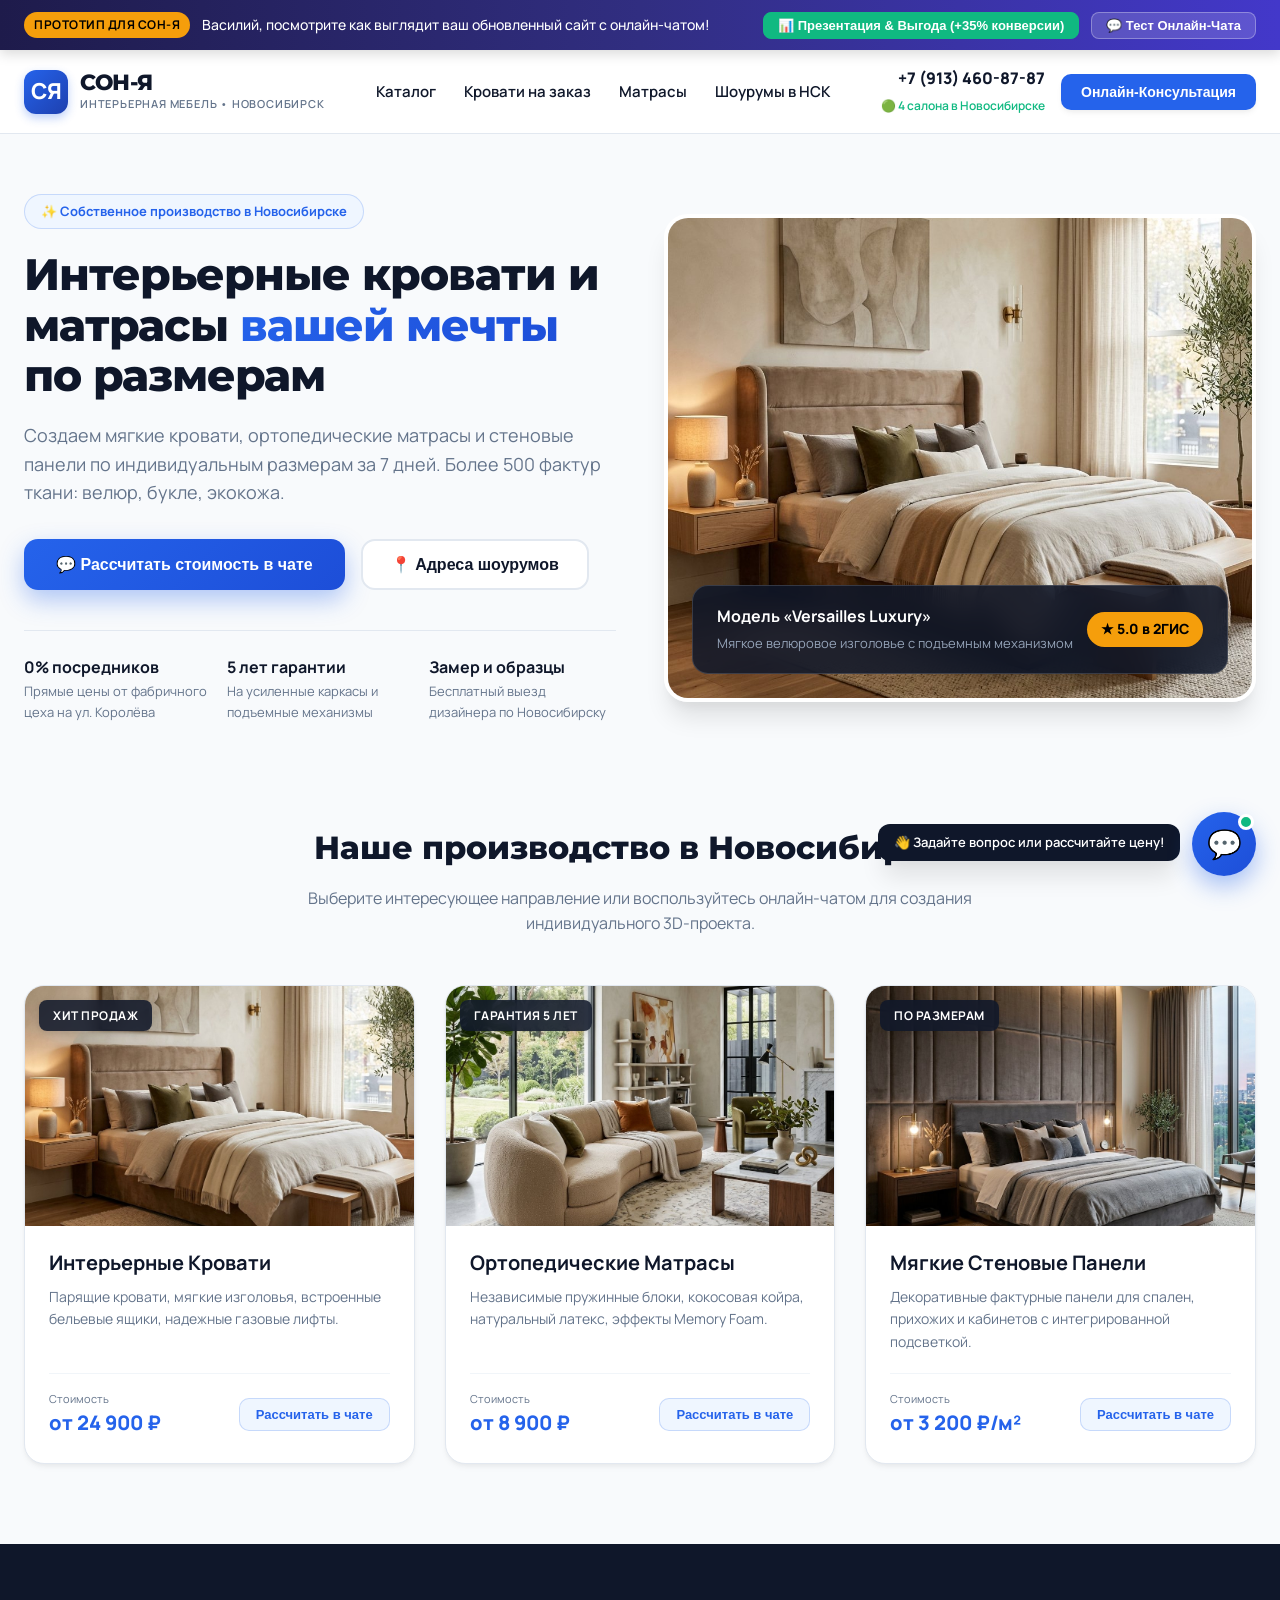
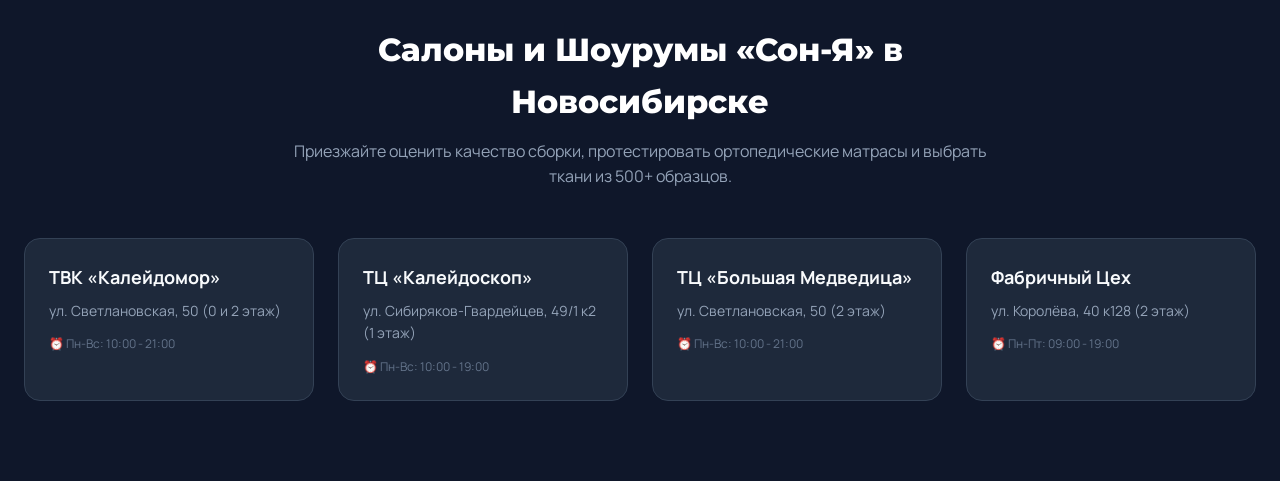
<file: index.html>
<!DOCTYPE html>
<html lang="ru">
<head>
  <meta charset="UTF-8">
  <meta name="viewport" content="width=device-width, initial-scale=1.0">
  <title>Сон-Я — Изготовление интерьерных кроватей, матрасов и мягкой мебели в Новосибирске</title>
  <meta name="description" content="Собственное производство интерьерных кроватей, ортопедических матрасов и мягких стеновых панелей по индивидуальным размерам в Новосибирске. Гарантия 5 лет, более 500 видов обивки.">
  <link rel="stylesheet" href="styles.css">
</head>
<body>

  <!-- Top Pitch & Commercial Proposal Bar for Vasily (Owner of Сон-Я) -->
  <div class="pitch-bar">
    <div class="pitch-info">
      <span class="pitch-badge">ПРОТОТИП ДЛЯ СОН-Я</span>
      <span>Василий, посмотрите как выглядит ваш обновленный сайт с онлайн-чатом!</span>
    </div>
    <div class="pitch-actions">
      <button class="pitch-btn highlight" id="openPitchBtn">📊 Презентация & Выгода (+35% конверсии)</button>
      <button class="pitch-btn" onclick="document.getElementById('chatTrigger').click();">💬 Тест Онлайн-Чата</button>
    </div>
  </div>

  <!-- Header / Navigation -->
  <header class="site-header">
    <div class="header-container">
      <a href="#" class="brand-logo">
        <div class="brand-icon">СЯ</div>
        <div class="brand-text">
          <h1>СОН-Я</h1>
          <p>Интерьерная мебель • Новосибирск</p>
        </div>
      </a>

      <nav class="main-nav">
        <a href="#catalog">Каталог</a>
        <a href="#custom-beds">Кровати на заказ</a>
        <a href="#mattresses">Матрасы</a>
        <a href="#showrooms">Шоурумы в НСК</a>
      </nav>

      <div class="header-contacts">
        <a href="tel:+79134608787" class="phone-link">
          <span class="num">+7 (913) 460-87-87</span>
          <span class="city">🟢 4 салона в Новосибирске</span>
        </a>
        <button class="btn-header-call" onclick="document.getElementById('chatTrigger').click();">Онлайн-Консультация</button>
      </div>
    </div>
  </header>

  <!-- Hero Section -->
  <section class="hero-section">
    <div class="hero-content">
      <div class="hero-tag">✨ Собственное производство в Новосибирске</div>
      <h1 class="hero-title">Интерьерные кровати и матрасы <span>вашей мечты</span> по размерам</h1>
      <p class="hero-subtitle">
        Создаем мягкие кровати, ортопедические матрасы и стеновые панели по индивидуальным размерам за 7 дней. Более 500 фактур ткани: велюр, букле, экокожа.
      </p>

      <div class="hero-cta-group">
        <button class="btn-hero-primary" id="heroChatBtn">
          💬 Рассчитать стоимость в чате
        </button>
        <button class="btn-hero-secondary" onclick="document.getElementById('showrooms').scrollIntoView({behavior:'smooth'});">
          📍 Адреса шоурумов
        </button>
      </div>

      <div class="hero-features">
        <div class="feature-item">
          <h4>0% посредников</h4>
          <p>Прямые цены от фабричного цеха на ул. Королёва</p>
        </div>
        <div class="feature-item">
          <h4>5 лет гарантии</h4>
          <p>На усиленные каркасы и подъемные механизмы</p>
        </div>
        <div class="feature-item">
          <h4>Замер и образцы</h4>
          <p>Бесплатный выезд дизайнера по Новосибирску</p>
        </div>
      </div>
    </div>

    <div class="hero-image-wrapper">
      <div class="hero-image-card">
        <img src="images/hero_bed.jpg" alt="Интерьерная кровать Сон-Я">
        <div class="hero-badge-overlay">
          <div class="badge-text">
            <strong>Модель «Versailles Luxury»</strong>
            <span>Мягкое велюровое изголовье с подъемным механизмом</span>
          </div>
          <div class="rating-pill">
            ★ 5.0 <span>в 2ГИС</span>
          </div>
        </div>
      </div>
    </div>
  </section>

  <!-- Interactive Catalog Section -->
  <section class="catalog-section" id="catalog">
    <div class="section-title">
      <h2>Наше производство в Новосибирске</h2>
      <p>Выберите интересующее направление или воспользуйтесь онлайн-чатом для создания индивидуального 3D-проекта.</p>
    </div>

    <div class="catalog-grid">
      <!-- Card 1 -->
      <div class="catalog-card">
        <div class="catalog-card-img">
          <img src="images/hero_bed.jpg" alt="Интерьерные Кровати">
          <span class="card-tag">ХИТ ПРОДАЖ</span>
        </div>
        <div class="catalog-card-body">
          <div>
            <h3>Интерьерные Кровати</h3>
            <p>Парящие кровати, мягкие изголовья, встроенные бельевые ящики, надежные газовые лифты.</p>
          </div>
          <div class="card-price-row">
            <div>
              <span style="font-size: 11px; color: var(--text-muted); display: block;">Стоимость</span>
              <span class="price-text">от 24 900 ₽</span>
            </div>
            <button class="btn-card-chat" onclick="window.startQuiz('bed'); document.getElementById('chatTrigger').click();">Рассчитать в чате</button>
          </div>
        </div>
      </div>

      <!-- Card 2 -->
      <div class="catalog-card">
        <div class="catalog-card-img">
          <img src="images/sofa.jpg" alt="Ортопедические Матрасы">
          <span class="card-tag">ГАРАНТИЯ 5 ЛЕТ</span>
        </div>
        <div class="catalog-card-body">
          <div>
            <h3>Ортопедические Матрасы</h3>
            <p>Независимые пружинные блоки, кокосовая койра, натуральный латекс, эффекты Memory Foam.</p>
          </div>
          <div class="card-price-row">
            <div>
              <span style="font-size: 11px; color: var(--text-muted); display: block;">Стоимость</span>
              <span class="price-text">от 8 900 ₽</span>
            </div>
            <button class="btn-card-chat" onclick="window.startQuiz('mattress'); document.getElementById('chatTrigger').click();">Рассчитать в чате</button>
          </div>
        </div>
      </div>

      <!-- Card 3 -->
      <div class="catalog-card">
        <div class="catalog-card-img">
          <img src="images/wall_panels.jpg" alt="Мягкие Стеновые Панели">
          <span class="card-tag">ПО РАЗМЕРАМ</span>
        </div>
        <div class="catalog-card-body">
          <div>
            <h3>Мягкие Стеновые Панели</h3>
            <p>Декоративные фактурные панели для спален, прихожих и кабинетов с интегрированной подсветкой.</p>
          </div>
          <div class="card-price-row">
            <div>
              <span style="font-size: 11px; color: var(--text-muted); display: block;">Стоимость</span>
              <span class="price-text">от 3 200 ₽/м²</span>
            </div>
            <button class="btn-card-chat" onclick="window.startQuiz('panels'); document.getElementById('chatTrigger').click();">Рассчитать в чате</button>
          </div>
        </div>
      </div>
    </div>
  </section>

  <!-- Showrooms Section -->
  <section class="showrooms-section" id="showrooms">
    <div class="showrooms-container">
      <div class="section-title">
        <h2 style="color: white;">Салоны и Шоурумы «Сон-Я» в Новосибирске</h2>
        <p style="color: #94A3B8;">Приезжайте оценить качество сборки, протестировать ортопедические матрасы и выбрать ткани из 500+ образцов.</p>
      </div>

      <div class="showrooms-grid">
        <div class="showroom-card">
          <h4>ТВК «Калейдомор»</h4>
          <p>ул. Светлановская, 50 (0 и 2 этаж)</p>
          <div class="showroom-hours">⏰ Пн-Вс: 10:00 - 21:00</div>
        </div>

        <div class="showroom-card">
          <h4>ТЦ «Калейдоскоп»</h4>
          <p>ул. Сибиряков-Гвардейцев, 49/1 к2 (1 этаж)</p>
          <div class="showroom-hours">⏰ Пн-Вс: 10:00 - 19:00</div>
        </div>

        <div class="showroom-card">
          <h4>ТЦ «Большая Медведица»</h4>
          <p>ул. Светлановская, 50 (2 этаж)</p>
          <div class="showroom-hours">⏰ Пн-Вс: 10:00 - 21:00</div>
        </div>

        <div class="showroom-card">
          <h4>Фабричный Цех</h4>
          <p>ул. Королёва, 40 к128 (2 этаж)</p>
          <div class="showroom-hours">⏰ Пн-Пт: 09:00 - 19:00</div>
        </div>
      </div>
    </div>
  </section>

  <!-- Floating Chat Widget -->
  <div class="chat-widget-container">
    <div class="chat-trigger-tooltip">👋 Задайте вопрос или рассчитайте цену!</div>
    <button class="chat-trigger-btn" id="chatTrigger" aria-label="Открыть чат">
      💬
      <span class="online-dot"></span>
    </button>

    <!-- Expandable Chat Window Panel -->
    <div class="chat-window" id="chatWindow">
      <div class="chat-header">
        <div class="manager-info">
          <div class="manager-avatar">
            Е
            <span class="status-indicator"></span>
          </div>
          <div class="manager-details">
            <h4>Елена • Сон-Я НСК</h4>
            <p>🟢 В сети (отвечает за 15 сек)</p>
          </div>
        </div>
        <button class="chat-close-btn" id="chatClose">✕</button>
      </div>

      <div class="chat-messages" id="chatMessages">
        <!-- Messages rendered by app.js -->
      </div>

      <div class="chat-footer">
        <input type="text" class="chat-input" id="chatInput" placeholder="Напишите вопрос (например: цена, доставка, адрес)...">
        <button class="chat-send-btn" id="chatSendBtn">➤</button>
      </div>
    </div>
  </div>

  <!-- Commercial Proposal Modal for Vasily -->
  <div class="pitch-modal-overlay" id="pitchModal">
    <div class="pitch-modal-box">
      <button class="pitch-modal-close" id="pitchClose">✕</button>
      <div class="pitch-modal-header">
        <h3>Коммерческое предложение для компании «Сон-Я»</h3>
        <p>Василий, внедрение смарт-чата на ваш сайт превратит посетителей в горячие заявки с фиксацией в вашей CRM.</p>
      </div>

      <div class="pitch-stats-grid">
        <div class="pitch-stat-card">
          <div class="val">+35%</div>
          <div class="lbl">Рост заявок с мобильных</div>
        </div>
        <div class="pitch-stat-card">
          <div class="val">15 сек</div>
          <div class="lbl">Скорость первичного ответа</div>
        </div>
        <div class="pitch-stat-card">
          <div class="val">100%</div>
          <div class="lbl">Интеграция с Bitrix24 / AmoCRM</div>
        </div>
      </div>

      <div style="background: #F1F5F9; padding: 16px; border-radius: 14px; font-size: 14px; color: #334155; margin-bottom: 20px;">
        💡 <strong>Почему это выгодно:</strong> Клиенты с телефонов не хотят звонить первой попавшейся компании. Онлайн-чат с мгновенным квиз-расчетом собирает номер телефона и параметры мебели еще до того, как человек уйдет к конкурентам.
      </div>

      <div class="price-plans-grid">
        <div class="plan-card">
          <h4>Смарт-Чат + Квиз</h4>
          <div class="plan-price">13 900 ₽ <span style="font-size: 13px; color: var(--text-muted); font-weight: normal;">(разово)</span></div>
          <ul class="plan-features">
            <li>Квиз-калькулятор расчетов кроватей и матрасов</li>
            <li>Интеграция с Bitrix24 / AmoCRM и WhatsApp</li>
            <li>Установка виджета на существующий сайт</li>
            <li>Мобильная адаптация и захват контактов</li>
          </ul>
        </div>

        <div class="plan-card featured">
          <h4>Полный Редизайн + Чат</h4>
          <div class="plan-price">35 900 ₽ <span style="font-size: 13px; color: var(--text-muted); font-weight: normal;">(под ключ)</span></div>
          <ul class="plan-features">
            <li>Премиальный продающий сайт под бренд Сон-Я</li>
            <li>Встроенный смарт-чат с квиз-расчетами</li>
            <li>Авто-фиксация всех лидов в вашей CRM</li>
            <li>SEO-оптимизация и связь с рекламой 2ГИС</li>
          </ul>
        </div>

        <div class="plan-card" style="border-color: #8B5CF6; background: #F5F3FF;">
          <h4>ИИ-Консультант 24/7</h4>
          <div class="plan-price" style="color: #7C3AED;">14 900 ₽ <span style="font-size: 13px; color: var(--text-muted); font-weight: normal;">/ месяц</span></div>
          <ul class="plan-features">
            <li>Нейросетевой ассистент на базе каталога Сон-Я</li>
            <li>Ведет свободный диалог с клиентом 24/7</li>
            <li>Консультирует по тканям, размерам и доставке</li>
            <li>Сам квалифицирует и создает сделку в CRM</li>
          </ul>
        </div>
      </div>

      <div style="margin-top: 24px; text-align: center;">
        <a href="https://t.me/neirovlad" target="_blank" class="btn-hero-primary" style="margin: 0 auto; text-decoration: none; display: inline-flex;">
          🤝 Согласовать запуск для Сон-Я
        </a>
      </div>
    </div>
  </div>

  <script src="app.js"></script>
</body>
</html>
</file>
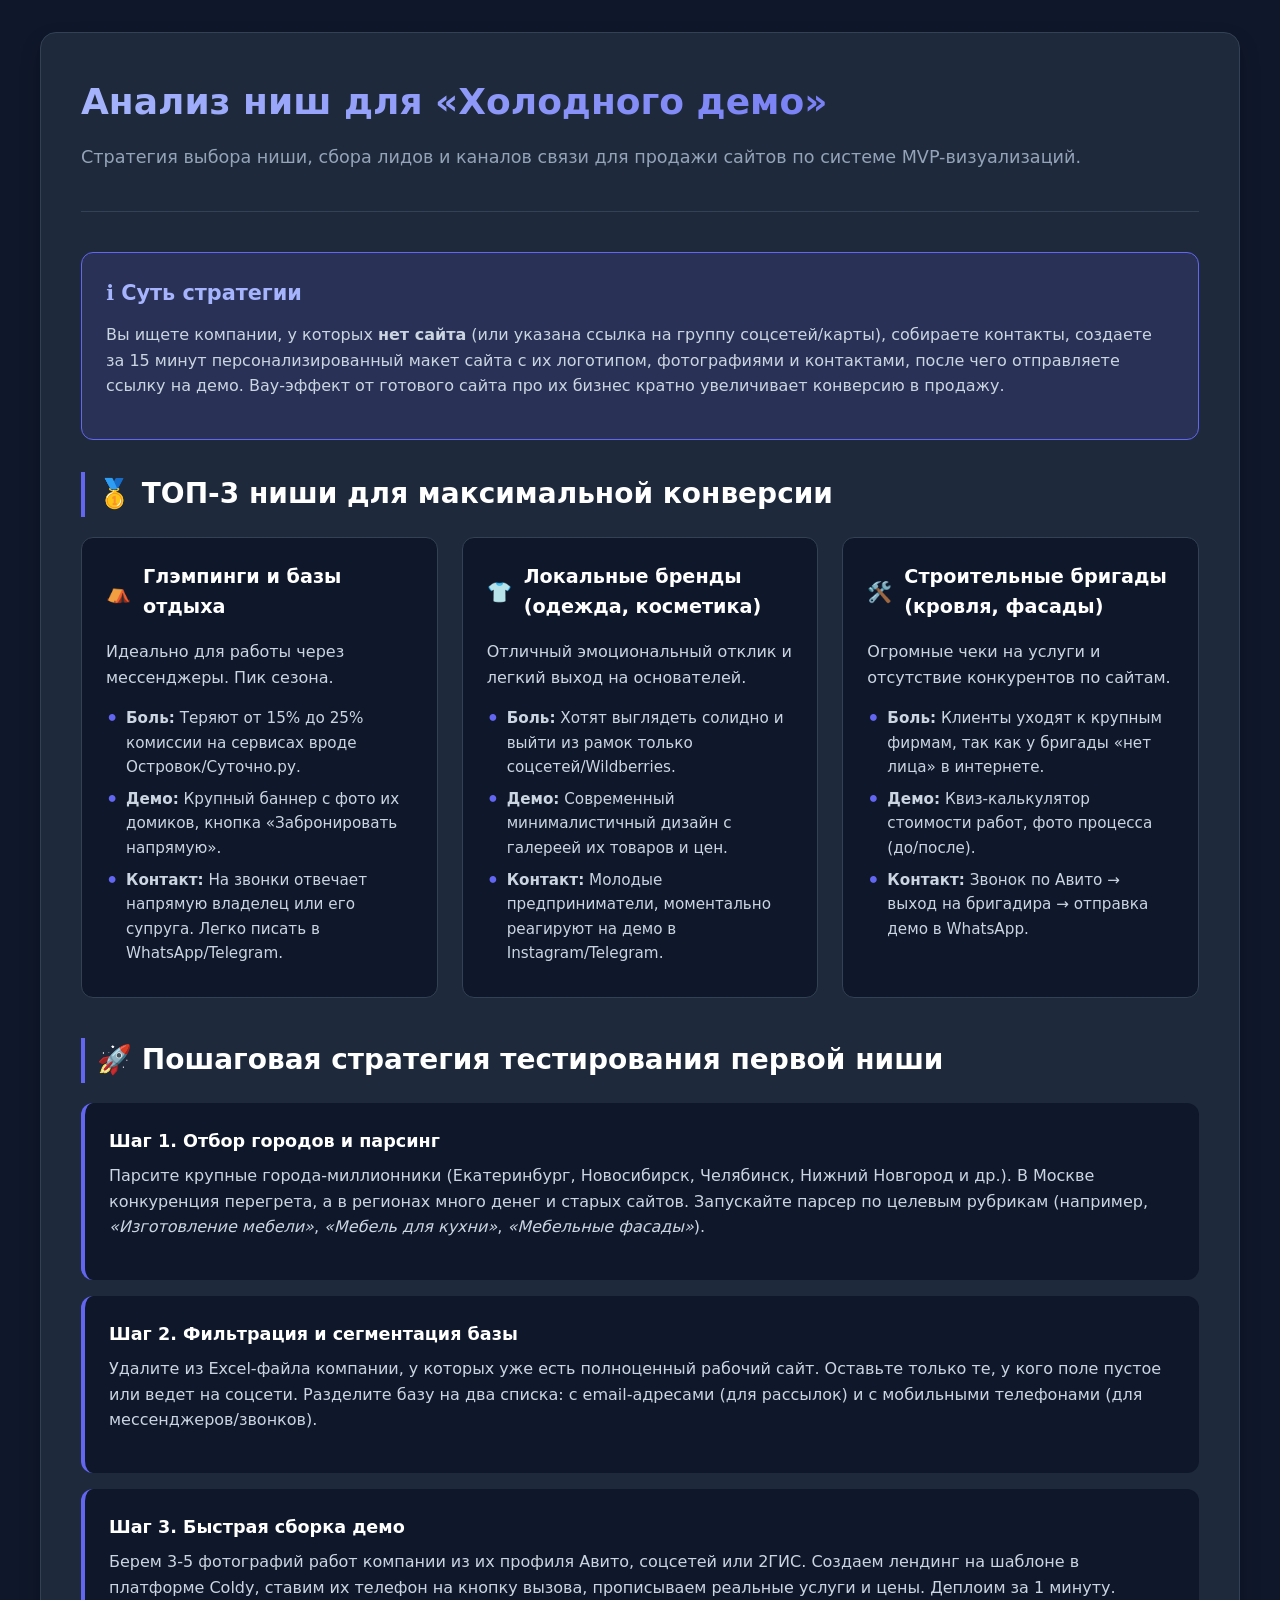
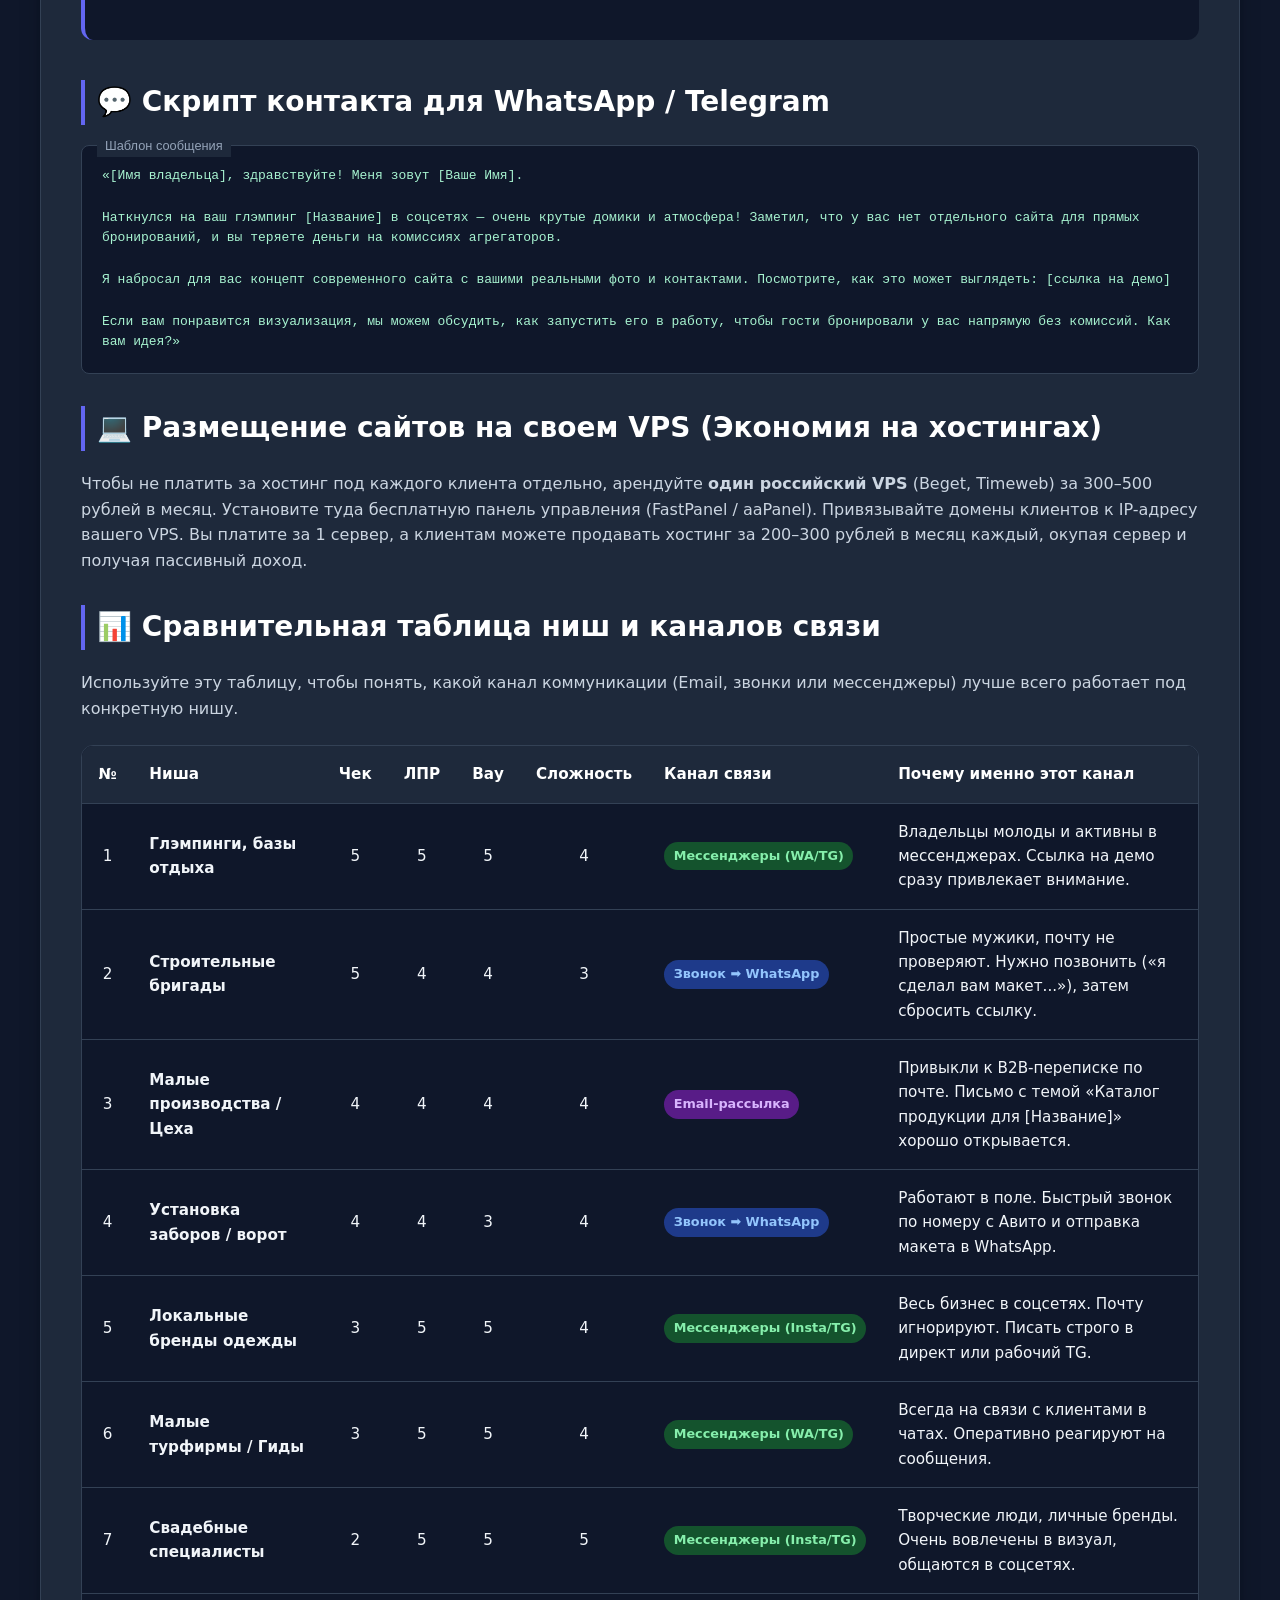
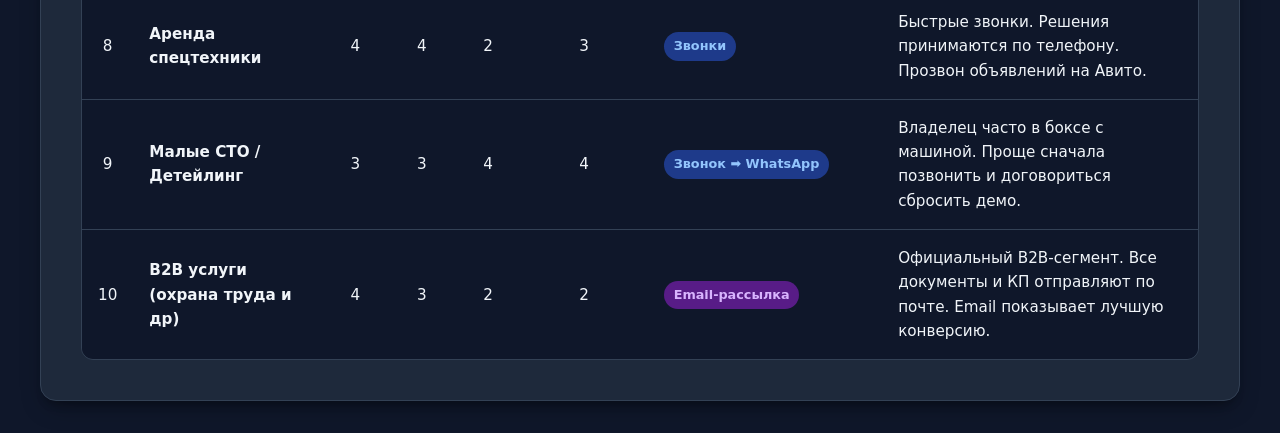
<file: niche_analysis.html>
<!DOCTYPE html>
<html lang="ru">
<head>
    <meta charset="UTF-8">
    <meta name="viewport" content="width=device-width, initial-scale=1.0">
    <title>Анализ ниш для продаж сайтов через «Холодное демо»</title>
    <style>
        :root {
            --bg-color: #0f172a;
            --container-bg: #1e293b;
            --text-color: #f1f5f9;
            --text-muted: #94a3b8;
            --accent-color: #6366f1;
            --accent-hover: #4f46e5;
            --border-color: #334155;
            
            --tag-email: #d8b4fe;
            --tag-email-bg: #581c87;
            --tag-phone: #93c5fd;
            --tag-phone-bg: #1e3a8a;
            --tag-chat: #86efac;
            --tag-chat-bg: #14532d;
        }

        * {
            box-sizing: border-box;
            margin: 0;
            padding: 0;
        }

        body {
            font-family: 'Inter', system-ui, -apple-system, sans-serif;
            background-color: var(--bg-color);
            color: var(--text-color);
            line-height: 1.6;
            padding: 2rem 1rem;
        }

        .container {
            max-width: 1200px;
            margin: 0 auto;
            background-color: var(--container-bg);
            border: 1px solid var(--border-color);
            border-radius: 16px;
            padding: 2.5rem;
            box-shadow: 0 10px 25px -5px rgba(0, 0, 0, 0.3), 0 8px 10px -6px rgba(0, 0, 0, 0.3);
        }

        header {
            margin-bottom: 2.5rem;
            border-bottom: 1px solid var(--border-color);
            padding-bottom: 1.5rem;
        }

        h1 {
            font-size: 2.25rem;
            font-weight: 800;
            color: #ffffff;
            margin-bottom: 0.75rem;
            background: linear-gradient(to right, #a5b4fc, #6366f1);
            -webkit-background-clip: text;
            -webkit-text-fill-color: transparent;
        }

        .subtitle {
            color: var(--text-muted);
            font-size: 1.1rem;
        }

        h2 {
            font-size: 1.75rem;
            color: #ffffff;
            margin-top: 2rem;
            margin-bottom: 1.25rem;
            border-left: 4px solid var(--accent-color);
            padding-left: 0.75rem;
        }

        h3 {
            font-size: 1.3rem;
            color: #ffffff;
            margin-top: 1.5rem;
            margin-bottom: 0.75rem;
        }

        p {
            margin-bottom: 1rem;
            color: #cbd5e1;
        }

        /* Карточки ниш */
        .grid {
            display: grid;
            grid-template-columns: repeat(auto-fit, minmax(320px, 1fr));
            gap: 1.5rem;
            margin-bottom: 2.5rem;
        }

        .card {
            background-color: #0f172a;
            border: 1px solid var(--border-color);
            border-radius: 12px;
            padding: 1.5rem;
            transition: transform 0.2s, border-color 0.2s;
        }

        .card:hover {
            transform: translateY(-4px);
            border-color: var(--accent-color);
        }

        .card-header {
            display: flex;
            align-items: center;
            margin-bottom: 1rem;
        }

        .badge {
            font-size: 1.25rem;
            margin-right: 0.75rem;
        }

        .card-title {
            font-size: 1.2rem;
            font-weight: 700;
            color: #ffffff;
        }

        .card ul {
            list-style: none;
            margin-top: 0.75rem;
        }

        .card li {
            position: relative;
            padding-left: 1.25rem;
            margin-bottom: 0.5rem;
            font-size: 0.95rem;
            color: #cbd5e1;
        }

        .card li::before {
            content: "•";
            color: var(--accent-color);
            font-weight: bold;
            font-size: 1.2rem;
            position: absolute;
            left: 0;
            top: -2px;
        }

        /* Инструкции и шаги */
        .step-list {
            margin-bottom: 2.5rem;
        }

        .step {
            background-color: #0f172a;
            border-radius: 12px;
            padding: 1.5rem;
            margin-bottom: 1rem;
            border-left: 4px solid var(--accent-color);
        }

        .step-title {
            font-weight: 700;
            color: #ffffff;
            margin-bottom: 0.5rem;
            font-size: 1.1rem;
        }

        /* Шаблон сообщения */
        .template-box {
            background-color: #0f172a;
            border: 1px solid var(--border-color);
            border-radius: 8px;
            padding: 1.25rem;
            font-family: monospace;
            white-space: pre-wrap;
            color: #a7f3d0;
            margin: 1rem 0 2rem 0;
            position: relative;
        }

        .template-box::before {
            content: "Шаблон сообщения";
            position: absolute;
            top: -10px;
            left: 15px;
            background-color: var(--container-bg);
            padding: 0 8px;
            font-size: 0.8rem;
            color: var(--text-muted);
            font-family: sans-serif;
        }

        /* Таблица */
        .table-responsive {
            overflow-x: auto;
            margin-top: 1.5rem;
            border-radius: 12px;
            border: 1px solid var(--border-color);
        }

        table {
            width: 100%;
            border-collapse: collapse;
            text-align: left;
            font-size: 0.95rem;
            background-color: #0f172a;
        }

        th, td {
            padding: 1rem;
            border-bottom: 1px solid var(--border-color);
        }

        th {
            background-color: #1e293b;
            color: #ffffff;
            font-weight: 700;
        }

        tr:last-child td {
            border-bottom: none;
        }

        tr:hover td {
            background-color: #1e293b;
        }

        .text-center {
            text-align: center;
        }

        /* Теги каналов связи */
        .channel-tag {
            display: inline-block;
            padding: 0.25rem 0.6rem;
            border-radius: 9999px;
            font-size: 0.8rem;
            font-weight: 600;
            text-align: center;
            white-space: nowrap;
        }

        .channel-email {
            background-color: var(--tag-email-bg);
            color: var(--tag-email);
        }

        .channel-phone {
            background-color: var(--tag-phone-bg);
            color: var(--tag-phone);
        }

        .channel-chat {
            background-color: var(--tag-chat-bg);
            color: var(--tag-chat);
        }

        /* Заметки */
        .alert-box {
            background-color: rgba(99, 102, 241, 0.15);
            border: 1px solid var(--accent-color);
            border-radius: 12px;
            padding: 1.5rem;
            margin-bottom: 2rem;
        }

        .alert-box h3 {
            color: #a5b4fc;
            margin-top: 0;
            display: flex;
            align-items: center;
            gap: 0.5rem;
        }

        /* Адаптивность */
        @media (max-width: 768px) {
            body {
                padding: 1rem 0.5rem;
            }
            .container {
                padding: 1.5rem 1rem;
            }
            h1 {
                font-size: 1.75rem;
            }
            th, td {
                padding: 0.75rem;
                font-size: 0.85rem;
            }
        }
    </style>
</head>
<body>

<div class="container">
    <header>
        <h1>Анализ ниш для «Холодного демо»</h1>
        <p class="subtitle">Стратегия выбора ниши, сбора лидов и каналов связи для продажи сайтов по системе MVP-визуализаций.</p>
    </header>

    <div class="alert-box">
        <h3>ℹ️ Суть стратегии</h3>
        <p>Вы ищете компании, у которых <strong>нет сайта</strong> (или указана ссылка на группу соцсетей/карты), собираете контакты, создаете за 15 минут персонализированный макет сайта с их логотипом, фотографиями и контактами, после чего отправляете ссылку на демо. Вау-эффект от готового сайта про их бизнес кратно увеличивает конверсию в продажу.</p>
    </div>

    <h2>🥇 ТОП-3 ниши для максимальной конверсии</h2>
    <div class="grid">
        <div class="card">
            <div class="card-header">
                <span class="badge">⛺</span>
                <span class="card-title">Глэмпинги и базы отдыха</span>
            </div>
            <p>Идеально для работы через мессенджеры. Пик сезона.</p>
            <ul>
                <li><strong>Боль:</strong> Теряют от 15% до 25% комиссии на сервисах вроде Островок/Суточно.ру.</li>
                <li><strong>Демо:</strong> Крупный баннер с фото их домиков, кнопка «Забронировать напрямую».</li>
                <li><strong>Контакт:</strong> На звонки отвечает напрямую владелец или его супруга. Легко писать в WhatsApp/Telegram.</li>
            </ul>
        </div>

        <div class="card">
            <div class="card-header">
                <span class="badge">👕</span>
                <span class="card-title">Локальные бренды (одежда, косметика)</span>
            </div>
            <p>Отличный эмоциональный отклик и легкий выход на основателей.</p>
            <ul>
                <li><strong>Боль:</strong> Хотят выглядеть солидно и выйти из рамок только соцсетей/Wildberries.</li>
                <li><strong>Демо:</strong> Современный минималистичный дизайн с галереей их товаров и цен.</li>
                <li><strong>Контакт:</strong> Молодые предприниматели, моментально реагируют на демо в Instagram/Telegram.</li>
            </ul>
        </div>

        <div class="card">
            <div class="card-header">
                <span class="badge">🛠️</span>
                <span class="card-title">Строительные бригады (кровля, фасады)</span>
            </div>
            <p>Огромные чеки на услуги и отсутствие конкурентов по сайтам.</p>
            <ul>
                <li><strong>Боль:</strong> Клиенты уходят к крупным фирмам, так как у бригады «нет лица» в интернете.</li>
                <li><strong>Демо:</strong> Квиз-калькулятор стоимости работ, фото процесса (до/после).</li>
                <li><strong>Контакт:</strong> Звонок по Авито → выход на бригадира → отправка демо в WhatsApp.</li>
            </ul>
        </div>
    </div>

    <h2>🚀 Пошаговая стратегия тестирования первой ниши</h2>
    <div class="step-list">
        <div class="step">
            <div class="step-title">Шаг 1. Отбор городов и парсинг</div>
            <p>Парсите крупные города-миллионники (Екатеринбург, Новосибирск, Челябинск, Нижний Новгород и др.). В Москве конкуренция перегрета, а в регионах много денег и старых сайтов. Запускайте парсер по целевым рубрикам (например, <em>«Изготовление мебели»</em>, <em>«Мебель для кухни»</em>, <em>«Мебельные фасады»</em>).</p>
        </div>
        <div class="step">
            <div class="step-title">Шаг 2. Фильтрация и сегментация базы</div>
            <p>Удалите из Excel-файла компании, у которых уже есть полноценный рабочий сайт. Оставьте только те, у кого поле пустое или ведет на соцсети. Разделите базу на два списка: с email-адресами (для рассылок) и с мобильными телефонами (для мессенджеров/звонков).</p>
        </div>
        <div class="step">
            <div class="step-title">Шаг 3. Быстрая сборка демо</div>
            <p>Берем 3-5 фотографий работ компании из их профиля Авито, соцсетей или 2ГИС. Создаем лендинг на шаблоне в платформе Coldy, ставим их телефон на кнопку вызова, прописываем реальные услуги и цены. Деплоим за 1 минуту.</p>
        </div>
    </div>

    <h2>💬 Скрипт контакта для WhatsApp / Telegram</h2>
    <div class="template-box">«[Имя владельца], здравствуйте! Меня зовут [Ваше Имя].

Наткнулся на ваш глэмпинг [Название] в соцсетях — очень крутые домики и атмосфера! Заметил, что у вас нет отдельного сайта для прямых бронирований, и вы теряете деньги на комиссиях агрегаторов.

Я набросал для вас концепт современного сайта с вашими реальными фото и контактами. Посмотрите, как это может выглядеть: [ссылка на демо]

Если вам понравится визуализация, мы можем обсудить, как запустить его в работу, чтобы гости бронировали у вас напрямую без комиссий. Как вам идея?»</div>

    <h2>💻 Размещение сайтов на своем VPS (Экономия на хостингах)</h2>
    <p>Чтобы не платить за хостинг под каждого клиента отдельно, арендуйте <strong>один российский VPS</strong> (Beget, Timeweb) за 300–500 рублей в месяц. Установите туда бесплатную панель управления (FastPanel / aaPanel). Привязывайте домены клиентов к IP-адресу вашего VPS. Вы платите за 1 сервер, а клиентам можете продавать хостинг за 200–300 рублей в месяц каждый, окупая сервер и получая пассивный доход.</p>

    <h2>📊 Сравнительная таблица ниш и каналов связи</h2>
    <p>Используйте эту таблицу, чтобы понять, какой канал коммуникации (Email, звонки или мессенджеры) лучше всего работает под конкретную нишу.</p>
    
    <div class="table-responsive">
        <table>
            <thead>
                <tr>
                    <th class="text-center">№</th>
                    <th>Ниша</th>
                    <th class="text-center">Чек</th>
                    <th class="text-center">ЛПР</th>
                    <th class="text-center">Вау</th>
                    <th class="text-center">Сложность</th>
                    <th>Канал связи</th>
                    <th>Почему именно этот канал</th>
                </tr>
            </thead>
            <tbody>
                <tr>
                    <td class="text-center">1</td>
                    <td><strong>Глэмпинги, базы отдыха</strong></td>
                    <td class="text-center">5</td>
                    <td class="text-center">5</td>
                    <td class="text-center">5</td>
                    <td class="text-center">4</td>
                    <td><span class="channel-tag channel-chat">Мессенджеры (WA/TG)</span></td>
                    <td>Владельцы молоды и активны в мессенджерах. Ссылка на демо сразу привлекает внимание.</td>
                </tr>
                <tr>
                    <td class="text-center">2</td>
                    <td><strong>Строительные бригады</strong></td>
                    <td class="text-center">5</td>
                    <td class="text-center">4</td>
                    <td class="text-center">4</td>
                    <td class="text-center">3</td>
                    <td><span class="channel-tag channel-phone">Звонок ➡️ WhatsApp</span></td>
                    <td>Простые мужики, почту не проверяют. Нужно позвонить («я сделал вам макет...»), затем сбросить ссылку.</td>
                </tr>
                <tr>
                    <td class="text-center">3</td>
                    <td><strong>Малые производства / Цеха</strong></td>
                    <td class="text-center">4</td>
                    <td class="text-center">4</td>
                    <td class="text-center">4</td>
                    <td class="text-center">4</td>
                    <td><span class="channel-tag channel-email">Email-рассылка</span></td>
                    <td>Привыкли к B2B-переписке по почте. Письмо с темой «Каталог продукции для [Название]» хорошо открывается.</td>
                </tr>
                <tr>
                    <td class="text-center">4</td>
                    <td><strong>Установка заборов / ворот</strong></td>
                    <td class="text-center">4</td>
                    <td class="text-center">4</td>
                    <td class="text-center">3</td>
                    <td class="text-center">4</td>
                    <td><span class="channel-tag channel-phone">Звонок ➡️ WhatsApp</span></td>
                    <td>Работают в поле. Быстрый звонок по номеру с Авито и отправка макета в WhatsApp.</td>
                </tr>
                <tr>
                    <td class="text-center">5</td>
                    <td><strong>Локальные бренды одежды</strong></td>
                    <td class="text-center">3</td>
                    <td class="text-center">5</td>
                    <td class="text-center">5</td>
                    <td class="text-center">4</td>
                    <td><span class="channel-tag channel-chat">Мессенджеры (Insta/TG)</span></td>
                    <td>Весь бизнес в соцсетях. Почту игнорируют. Писать строго в директ или рабочий TG.</td>
                </tr>
                <tr>
                    <td class="text-center">6</td>
                    <td><strong>Малые турфирмы / Гиды</strong></td>
                    <td class="text-center">3</td>
                    <td class="text-center">5</td>
                    <td class="text-center">5</td>
                    <td class="text-center">4</td>
                    <td><span class="channel-tag channel-chat">Мессенджеры (WA/TG)</span></td>
                    <td>Всегда на связи с клиентами в чатах. Оперативно реагируют на сообщения.</td>
                </tr>
                <tr>
                    <td class="text-center">7</td>
                    <td><strong>Свадебные специалисты</strong></td>
                    <td class="text-center">2</td>
                    <td class="text-center">5</td>
                    <td class="text-center">5</td>
                    <td class="text-center">5</td>
                    <td><span class="channel-tag channel-chat">Мессенджеры (Insta/TG)</span></td>
                    <td>Творческие люди, личные бренды. Очень вовлечены в визуал, общаются в соцсетях.</td>
                </tr>
                <tr>
                    <td class="text-center">8</td>
                    <td><strong>Аренда спецтехники</strong></td>
                    <td class="text-center">4</td>
                    <td class="text-center">4</td>
                    <td class="text-center">2</td>
                    <td class="text-center">3</td>
                    <td><span class="channel-tag channel-phone">Звонки</span></td>
                    <td>Быстрые звонки. Решения принимаются по телефону. Прозвон объявлений на Авито.</td>
                </tr>
                <tr>
                    <td class="text-center">9</td>
                    <td><strong>Малые СТО / Детейлинг</strong></td>
                    <td class="text-center">3</td>
                    <td class="text-center">3</td>
                    <td class="text-center">4</td>
                    <td class="text-center">4</td>
                    <td><span class="channel-tag channel-phone">Звонок ➡️ WhatsApp</span></td>
                    <td>Владелец часто в боксе с машиной. Проще сначала позвонить и договориться сбросить демо.</td>
                </tr>
                <tr>
                    <td class="text-center">10</td>
                    <td><strong>B2B услуги (охрана труда и др)</strong></td>
                    <td class="text-center">4</td>
                    <td class="text-center">3</td>
                    <td class="text-center">2</td>
                    <td class="text-center">2</td>
                    <td><span class="channel-tag channel-email">Email-рассылка</span></td>
                    <td>Официальный B2B-сегмент. Все документы и КП отправляют по почте. Email показывает лучшую конверсию.</td>
                </tr>
            </tbody>
        </table>
    </div>
</div>

</body>
</html>
</file>
<file: styles.css>
/* Modern Premium Design System for "Сон-Я" Redesign & Interactive Chat Widget */
@import url('https://fonts.googleapis.com/css2?family=Manrope:wght@400;500;600;700;800&family=Montserrat:wght@500;600;700;800;900&display=swap');

:root {
  --primary: #2563EB;
  --primary-hover: #1D4ED8;
  --primary-light: #EFF6FF;
  --accent: #D97706;
  --accent-light: #FEF3C7;
  --dark-bg: #0F172A;
  --dark-card: #1E293B;
  --dark-border: #334155;
  --text-main: #0F172A;
  --text-muted: #64748B;
  --bg-main: #F8FAFC;
  --bg-card: #FFFFFF;
  --success: #10B981;
  --shadow-sm: 0 4px 6px -1px rgba(0, 0, 0, 0.05), 0 2px 4px -1px rgba(0, 0, 0, 0.03);
  --shadow-lg: 0 20px 25px -5px rgba(0, 0, 0, 0.1), 0 10px 10px -5px rgba(0, 0, 0, 0.04);
  --shadow-glow: 0 0 25px rgba(37, 99, 235, 0.25);
  --radius: 16px;
  --transition: all 0.3s cubic-bezier(0.4, 0, 0.2, 1);
}

* {
  box-sizing: border-box;
  margin: 0;
  padding: 0;
}

body {
  font-family: 'Manrope', sans-serif;
  background-color: var(--bg-main);
  color: var(--text-main);
  line-height: 1.6;
  overflow-x: hidden;
  padding-top: 50px; /* Pitch bar offset */
}

/* -------------------------------------------------------------
   Top Presentation & Pitch Banner for Vasily (Owner of Сон-Я)
------------------------------------------------------------- */
.pitch-bar {
  position: fixed;
  top: 0;
  left: 0;
  right: 0;
  height: 50px;
  background: linear-gradient(90deg, #1E1B4B 0%, #312E81 50%, #4338CA 100%);
  color: #FFFFFF;
  z-index: 10000;
  display: flex;
  align-items: center;
  justify-content: space-between;
  padding: 0 24px;
  font-size: 14px;
  box-shadow: 0 4px 12px rgba(0, 0, 0, 0.15);
}

.pitch-info {
  display: flex;
  align-items: center;
  gap: 12px;
  font-weight: 500;
}

.pitch-badge {
  background: #F59E0B;
  color: #000;
  padding: 3px 10px;
  border-radius: 20px;
  font-weight: 700;
  font-size: 12px;
  text-transform: uppercase;
  letter-spacing: 0.5px;
}

.pitch-actions {
  display: flex;
  align-items: center;
  gap: 12px;
}

.pitch-btn {
  background: rgba(255, 255, 255, 0.15);
  border: 1px solid rgba(255, 255, 255, 0.3);
  color: #FFF;
  padding: 5px 14px;
  border-radius: 8px;
  font-size: 13px;
  font-weight: 600;
  cursor: pointer;
  transition: var(--transition);
  display: flex;
  align-items: center;
  gap: 6px;
}

.pitch-btn:hover {
  background: rgba(255, 255, 255, 0.3);
  transform: translateY(-1px);
}

.pitch-btn.highlight {
  background: var(--success);
  border-color: var(--success);
  color: #FFF;
}

/* -------------------------------------------------------------
   Header / Navigation
------------------------------------------------------------- */
header.site-header {
  background: rgba(255, 255, 255, 0.9);
  backdrop-filter: blur(16px);
  border-bottom: 1px solid #E2E8F0;
  position: sticky;
  top: 50px;
  z-index: 1000;
}

.header-container {
  max-width: 1280px;
  margin: 0 auto;
  padding: 16px 24px;
  display: flex;
  align-items: center;
  justify-content: space-between;
}

.brand-logo {
  display: flex;
  align-items: center;
  gap: 12px;
  text-decoration: none;
}

.brand-icon {
  width: 44px;
  height: 44px;
  background: linear-gradient(135deg, #2563EB 0%, #1E40AF 100%);
  color: white;
  border-radius: 12px;
  display: flex;
  align-items: center;
  justify-content: center;
  font-weight: 900;
  font-size: 22px;
  box-shadow: 0 4px 10px rgba(37, 99, 235, 0.3);
}

.brand-text h1 {
  font-family: 'Montserrat', sans-serif;
  font-size: 22px;
  font-weight: 800;
  color: var(--text-main);
  line-height: 1.1;
  letter-spacing: -0.5px;
}

.brand-text p {
  font-size: 11px;
  color: var(--text-muted);
  text-transform: uppercase;
  letter-spacing: 0.8px;
  font-weight: 600;
}

nav.main-nav {
  display: flex;
  align-items: center;
  gap: 28px;
}

nav.main-nav a {
  text-decoration: none;
  color: var(--text-main);
  font-weight: 600;
  font-size: 15px;
  transition: var(--transition);
}

nav.main-nav a:hover {
  color: var(--primary);
}

.header-contacts {
  display: flex;
  align-items: center;
  gap: 16px;
}

.phone-link {
  text-align: right;
  text-decoration: none;
}

.phone-link .num {
  font-weight: 800;
  font-size: 16px;
  color: var(--text-main);
  display: block;
}

.phone-link .city {
  font-size: 12px;
  color: var(--success);
  font-weight: 600;
}

.btn-header-call {
  background: var(--primary);
  color: white;
  padding: 10px 20px;
  border-radius: 10px;
  font-weight: 700;
  font-size: 14px;
  border: none;
  cursor: pointer;
  transition: var(--transition);
  box-shadow: var(--shadow-sm);
}

.btn-header-call:hover {
  background: var(--primary-hover);
  box-shadow: var(--shadow-glow);
  transform: translateY(-2px);
}

/* -------------------------------------------------------------
   Hero Section
------------------------------------------------------------- */
.hero-section {
  max-width: 1280px;
  margin: 0 auto;
  padding: 60px 24px;
  display: grid;
  grid-template-columns: 1fr 1fr;
  gap: 48px;
  align-items: center;
}

.hero-tag {
  display: inline-flex;
  align-items: center;
  gap: 8px;
  background: var(--primary-light);
  color: var(--primary);
  padding: 6px 16px;
  border-radius: 20px;
  font-weight: 700;
  font-size: 13px;
  margin-bottom: 20px;
  border: 1px solid rgba(37, 99, 235, 0.2);
}

.hero-title {
  font-family: 'Montserrat', sans-serif;
  font-size: 44px;
  font-weight: 800;
  line-height: 1.15;
  color: #0F172A;
  margin-bottom: 20px;
  letter-spacing: -1px;
}

.hero-title span {
  color: var(--primary);
  background: linear-gradient(135deg, #2563EB 0%, #1D4ED8 100%);
  -webkit-background-clip: text;
  -webkit-text-fill-color: transparent;
}

.hero-subtitle {
  font-size: 18px;
  color: var(--text-muted);
  margin-bottom: 32px;
  line-height: 1.6;
}

.hero-cta-group {
  display: flex;
  align-items: center;
  gap: 16px;
  margin-bottom: 40px;
  flex-wrap: wrap;
}

.btn-hero-primary {
  background: linear-gradient(135deg, #2563EB 0%, #1D4ED8 100%);
  color: white;
  padding: 16px 32px;
  border-radius: 14px;
  font-size: 16px;
  font-weight: 700;
  border: none;
  cursor: pointer;
  transition: var(--transition);
  box-shadow: 0 10px 25px rgba(37, 99, 235, 0.35);
  display: flex;
  align-items: center;
  gap: 10px;
}

.btn-hero-primary:hover {
  transform: translateY(-3px);
  box-shadow: 0 15px 30px rgba(37, 99, 235, 0.45);
}

.btn-hero-secondary {
  background: white;
  color: var(--text-main);
  border: 2px solid #E2E8F0;
  padding: 14px 28px;
  border-radius: 14px;
  font-size: 16px;
  font-weight: 700;
  cursor: pointer;
  transition: var(--transition);
}

.btn-hero-secondary:hover {
  border-color: var(--primary);
  color: var(--primary);
}

.hero-features {
  display: grid;
  grid-template-columns: repeat(3, 1fr);
  gap: 16px;
  border-top: 1px solid #E2E8F0;
  padding-top: 24px;
}

.feature-item h4 {
  font-size: 16px;
  font-weight: 700;
  color: var(--text-main);
}

.feature-item p {
  font-size: 13px;
  color: var(--text-muted);
}

.hero-image-wrapper {
  position: relative;
}

.hero-image-card {
  position: relative;
  border-radius: 24px;
  overflow: hidden;
  box-shadow: var(--shadow-lg);
  border: 4px solid #FFF;
}

.hero-image-card img {
  width: 100%;
  height: 480px;
  object-fit: cover;
  display: block;
  transition: transform 0.5s ease;
}

.hero-image-card:hover img {
  transform: scale(1.03);
}

.hero-badge-overlay {
  position: absolute;
  bottom: 24px;
  left: 24px;
  right: 24px;
  background: rgba(15, 23, 42, 0.85);
  backdrop-filter: blur(12px);
  color: white;
  padding: 18px 24px;
  border-radius: 16px;
  border: 1px solid rgba(255, 255, 255, 0.15);
  display: flex;
  align-items: center;
  justify-content: space-between;
}

.badge-text strong {
  font-size: 16px;
  display: block;
}

.badge-text span {
  font-size: 13px;
  color: #94A3B8;
}

.rating-pill {
  background: #F59E0B;
  color: #000;
  padding: 6px 14px;
  border-radius: 20px;
  font-weight: 800;
  font-size: 14px;
  display: flex;
  align-items: center;
  gap: 4px;
}

/* -------------------------------------------------------------
   Catalog / Offerings Grid
------------------------------------------------------------- */
.section-title {
  text-align: center;
  max-width: 700px;
  margin: 0 auto 48px;
}

.section-title h2 {
  font-family: 'Montserrat', sans-serif;
  font-size: 32px;
  font-weight: 800;
  margin-bottom: 12px;
}

.section-title p {
  font-size: 16px;
  color: var(--text-muted);
}

.catalog-section {
  max-width: 1280px;
  margin: 40px auto 80px;
  padding: 0 24px;
}

.catalog-grid {
  display: grid;
  grid-template-columns: repeat(3, 1fr);
  gap: 30px;
}

.catalog-card {
  background: var(--bg-card);
  border-radius: 20px;
  overflow: hidden;
  border: 1px solid #E2E8F0;
  box-shadow: var(--shadow-sm);
  transition: var(--transition);
  display: flex;
  flex-direction: column;
}

.catalog-card:hover {
  transform: translateY(-6px);
  box-shadow: var(--shadow-lg);
  border-color: var(--primary);
}

.catalog-card-img {
  height: 240px;
  min-height: 240px;
  position: relative;
  overflow: hidden;
  background-color: #F1F5F9;
  flex-shrink: 0;
}

.catalog-card-img img {
  width: 100%;
  height: 100%;
  object-fit: cover;
  transition: transform 0.5s ease;
}

.catalog-card:hover .catalog-card-img img {
  transform: scale(1.06);
}

.card-tag {
  position: absolute;
  top: 14px;
  left: 14px;
  z-index: 2;
  background: rgba(15, 23, 42, 0.85);
  backdrop-filter: blur(8px);
  color: white;
  padding: 6px 14px;
  border-radius: 8px;
  font-size: 12px;
  font-weight: 700;
  letter-spacing: 0.5px;
  box-shadow: 0 2px 8px rgba(0, 0, 0, 0.15);
  pointer-events: none;
}

.catalog-card-body {
  padding: 24px;
  flex-grow: 1;
  display: flex;
  flex-direction: column;
  justify-content: space-between;
}

.catalog-card-body h3 {
  font-size: 20px;
  font-weight: 700;
  margin-bottom: 10px;
  line-height: 1.3;
  word-break: break-word;
  overflow-wrap: break-word;
}

.catalog-card-body p {
  font-size: 14px;
  color: var(--text-muted);
  margin-bottom: 20px;
}

.card-price-row {
  display: flex;
  align-items: center;
  justify-content: space-between;
  border-top: 1px solid #F1F5F9;
  padding-top: 16px;

}

.price-text {
  font-size: 20px;
  font-weight: 800;
  color: var(--primary);
}

.btn-card-chat {
  background: var(--primary-light);
  color: var(--primary);
  border: 1px solid rgba(37, 99, 235, 0.2);
  padding: 8px 16px;
  border-radius: 10px;
  font-weight: 700;
  font-size: 13px;
  cursor: pointer;
  transition: var(--transition);
}

.btn-card-chat:hover {
  background: var(--primary);
  color: white;
}

/* -------------------------------------------------------------
   Showrooms & Locations in Novosibirsk
------------------------------------------------------------- */
.showrooms-section {
  background: #0F172A;
  color: white;
  padding: 80px 24px;
}

.showrooms-container {
  max-width: 1280px;
  margin: 0 auto;
}

.showrooms-grid {
  display: grid;
  grid-template-columns: repeat(4, 1fr);
  gap: 24px;
  margin-top: 40px;
}

.showroom-card {
  background: #1E293B;
  border: 1px solid #334155;
  border-radius: 16px;
  padding: 24px;
  transition: var(--transition);
}

.showroom-card:hover {
  border-color: var(--primary);
  transform: translateY(-4px);
}

.showroom-card h4 {
  font-size: 18px;
  font-weight: 700;
  margin-bottom: 8px;
  color: #F8FAFC;
}

.showroom-card p {
  font-size: 14px;
  color: #94A3B8;
  margin-bottom: 12px;
}

.showroom-hours {
  font-size: 12px;
  color: #64748B;
}

/* -------------------------------------------------------------
   INTERACTIVE FLOATING ONLINE CHAT WIDGET
------------------------------------------------------------- */
.chat-widget-container {
  position: fixed;
  bottom: 24px;
  right: 24px;
  z-index: 9999;
}

/* Trigger Button */
.chat-trigger-btn {
  width: 64px;
  height: 64px;
  border-radius: 50%;
  background: linear-gradient(135deg, #2563EB 0%, #1D4ED8 100%);
  color: white;
  border: none;
  cursor: pointer;
  box-shadow: 0 10px 25px rgba(37, 99, 235, 0.4);
  display: flex;
  align-items: center;
  justify-content: center;
  font-size: 28px;
  position: relative;
  transition: var(--transition);
  animation: pulse-glow 2s infinite;
}

.chat-trigger-btn:hover {
  transform: scale(1.08);
  box-shadow: 0 15px 35px rgba(37, 99, 235, 0.6);
}

@keyframes pulse-glow {
  0% { box-shadow: 0 0 0 0 rgba(37, 99, 235, 0.6); }
  70% { box-shadow: 0 0 0 18px rgba(37, 99, 235, 0); }
  100% { box-shadow: 0 0 0 0 rgba(37, 99, 235, 0); }
}

.online-dot {
  position: absolute;
  top: 2px;
  right: 2px;
  width: 16px;
  height: 16px;
  background: #10B981;
  border: 3px solid #FFF;
  border-radius: 50%;
}

.chat-trigger-tooltip {
  position: absolute;
  right: 76px;
  top: 12px;
  background: #0F172A;
  color: white;
  padding: 8px 16px;
  border-radius: 12px;
  font-size: 13px;
  font-weight: 600;
  white-space: nowrap;
  box-shadow: var(--shadow-lg);
  animation: bounce-horizontal 2s infinite;
}

@keyframes bounce-horizontal {
  0%, 100% { transform: translateX(0); }
  50% { transform: translateX(-6px); }
}

/* Main Chat Window Panel */
.chat-window {
  position: absolute;
  bottom: 80px;
  right: 0;
  width: 400px;
  max-width: 92vw;
  height: 620px;
  max-height: 82vh;
  background: #FFFFFF;
  border-radius: 24px;
  box-shadow: 0 25px 50px -12px rgba(0, 0, 0, 0.25);
  border: 1px solid #E2E8F0;
  display: flex;
  flex-direction: column;
  overflow: hidden;
  opacity: 0;
  transform: translateY(20px) scale(0.95);
  pointer-events: none;
  transition: all 0.35s cubic-bezier(0.16, 1, 0.3, 1);
}

.chat-window.active {
  opacity: 1;
  transform: translateY(0) scale(1);
  pointer-events: all;
}

/* Chat Header */
.chat-header {
  background: linear-gradient(135deg, #0F172A 0%, #1E293B 100%);
  color: white;
  padding: 16px 20px;
  display: flex;
  align-items: center;
  justify-content: space-between;
  border-bottom: 1px solid rgba(255, 255, 255, 0.1);
}

.manager-info {
  display: flex;
  align-items: center;
  gap: 12px;
}

.manager-avatar {
  width: 44px;
  height: 44px;
  border-radius: 50%;
  background: #2563EB;
  display: flex;
  align-items: center;
  justify-content: center;
  font-weight: 800;
  color: white;
  font-size: 18px;
  position: relative;
  border: 2px solid #3B82F6;
}

.manager-avatar .status-indicator {
  position: absolute;
  bottom: 0;
  right: 0;
  width: 12px;
  height: 12px;
  background: #10B981;
  border: 2px solid #0F172A;
  border-radius: 50%;
}

.manager-details h4 {
  font-size: 15px;
  font-weight: 700;
  line-height: 1.2;
}

.manager-details p {
  font-size: 12px;
  color: #94A3B8;
}

.chat-close-btn {
  background: transparent;
  border: none;
  color: #94A3B8;
  font-size: 24px;
  cursor: pointer;
  padding: 4px;
  transition: color 0.2s;
}

.chat-close-btn:hover {
  color: white;
}

/* Chat Body & Messages */
.chat-messages {
  flex-grow: 1;
  padding: 20px;
  overflow-y: auto;
  display: flex;
  flex-direction: column;
  gap: 14px;
  background: #F8FAFC;
}

.msg-row {
  display: flex;
  gap: 10px;
  align-items: flex-end;
}

.msg-row.bot {
  justify-content: flex-start;
}

.msg-row.user {
  justify-content: flex-end;
}

.msg-bubble {
  max-width: 82%;
  padding: 12px 16px;
  border-radius: 16px;
  font-size: 14px;
  line-height: 1.45;
  box-shadow: 0 2px 4px rgba(0, 0, 0, 0.04);
}

.msg-row.bot .msg-bubble {
  background: #FFFFFF;
  color: #0F172A;
  border: 1px solid #E2E8F0;
  border-bottom-left-radius: 4px;
}

.msg-row.user .msg-bubble {
  background: #2563EB;
  color: #FFFFFF;
  border-bottom-right-radius: 4px;
}

.msg-time {
  font-size: 10px;
  opacity: 0.6;
  margin-top: 4px;
  text-align: right;
}

/* Quick Answer Chips inside Chat */
.quick-chips-container {
  display: flex;
  flex-wrap: wrap;
  gap: 8px;
  margin-top: 6px;
}

.chip-btn {
  background: #EFF6FF;
  border: 1px solid #BFDBFE;
  color: #1D4ED8;
  padding: 8px 14px;
  border-radius: 20px;
  font-size: 13px;
  font-weight: 600;
  cursor: pointer;
  transition: var(--transition);
}

.chip-btn:hover {
  background: #2563EB;
  color: white;
  border-color: #2563EB;
}

/* Interactive Quiz Card inside Chat */
.quiz-card-inline {
  background: #FFFFFF;
  border: 1px solid #CBD5E1;
  border-radius: 16px;
  padding: 16px;
  margin-top: 8px;
  box-shadow: var(--shadow-sm);
}

.quiz-card-inline h5 {
  font-size: 14px;
  font-weight: 700;
  margin-bottom: 12px;
  color: #0F172A;
}

.quiz-options-grid {
  display: grid;
  grid-template-columns: 1fr 1fr;
  gap: 8px;
}

.quiz-opt-btn {
  background: #F1F5F9;
  border: 1px solid #E2E8F0;
  padding: 10px;
  border-radius: 10px;
  font-size: 12px;
  font-weight: 600;
  color: #334155;
  text-align: center;
  cursor: pointer;
  transition: var(--transition);
}

.quiz-opt-btn:hover, .quiz-opt-btn.selected {
  background: #2563EB;
  color: white;
  border-color: #2563EB;
}

/* CRM Lead Form inside Chat */
.crm-lead-card {
  background: linear-gradient(135deg, #ECFDF5 0%, #D1FAE5 100%);
  border: 1px solid #6EE7B7;
  border-radius: 16px;
  padding: 16px;
  margin-top: 8px;
}

.crm-lead-card h5 {
  color: #065F46;
  font-size: 14px;
  font-weight: 700;
  margin-bottom: 6px;
}

.crm-lead-card p {
  color: #047857;
  font-size: 12px;
  margin-bottom: 12px;
}

.crm-input-group {
  display: flex;
  flex-direction: column;
  gap: 8px;
}

.crm-input {
  width: 100%;
  padding: 10px 14px;
  border-radius: 10px;
  border: 1px solid #A7F3D0;
  font-size: 13px;
  outline: none;
}

.crm-input:focus {
  border-color: #10B981;
  box-shadow: 0 0 0 3px rgba(16, 185, 129, 0.2);
}

.btn-crm-submit {
  background: #10B981;
  color: white;
  border: none;
  padding: 10px;
  border-radius: 10px;
  font-weight: 700;
  font-size: 13px;
  cursor: pointer;
  transition: var(--transition);
}

.btn-crm-submit:hover {
  background: #059669;
}

/* Chat Footer / Input */
.chat-footer {
  padding: 14px 16px;
  background: #FFFFFF;
  border-top: 1px solid #E2E8F0;
  display: flex;
  align-items: center;
  gap: 10px;
}

.chat-input {
  flex-grow: 1;
  border: 1px solid #E2E8F0;
  padding: 10px 16px;
  border-radius: 20px;
  font-size: 14px;
  outline: none;
  transition: border 0.2s;
}

.chat-input:focus {
  border-color: #2563EB;
}

.chat-send-btn {
  width: 40px;
  height: 40px;
  border-radius: 50%;
  background: #2563EB;
  color: white;
  border: none;
  cursor: pointer;
  display: flex;
  align-items: center;
  justify-content: center;
  font-size: 16px;
  transition: var(--transition);
}

.chat-send-btn:hover {
  background: #1D4ED8;
  transform: scale(1.05);
}

/* Modal for Vasily's Commercial Proposal / Pitch */
.pitch-modal-overlay {
  position: fixed;
  top: 0; left: 0; right: 0; bottom: 0;
  background: rgba(15, 23, 42, 0.8);
  backdrop-filter: blur(8px);
  z-index: 10005;
  display: flex;
  align-items: center;
  justify-content: center;
  opacity: 0;
  pointer-events: none;
  transition: opacity 0.3s ease;
}

.pitch-modal-overlay.active {
  opacity: 1;
  pointer-events: all;
}

.pitch-modal-box {
  background: #FFFFFF;
  width: 900px;
  max-width: 94vw;
  border-radius: 24px;
  padding: 32px;
  box-shadow: var(--shadow-lg);
  position: relative;
  max-height: 90vh;
  overflow-y: auto;
}

.pitch-modal-close {
  position: absolute;
  top: 20px;
  right: 20px;
  background: #F1F5F9;
  border: none;
  width: 36px;
  height: 36px;
  border-radius: 50%;
  font-size: 20px;
  cursor: pointer;
}

.pitch-modal-header h3 {
  font-size: 24px;
  font-weight: 800;
  color: var(--text-main);
  margin-bottom: 8px;
}

.pitch-modal-header p {
  color: var(--text-muted);
  font-size: 14px;
  margin-bottom: 24px;
}

.pitch-stats-grid {
  display: grid;
  grid-template-columns: repeat(3, 1fr);
  gap: 16px;
  margin-bottom: 24px;
}

.pitch-stat-card {
  background: #F8FAFC;
  border: 1px solid #E2E8F0;
  padding: 16px;
  border-radius: 16px;
  text-align: center;
}

.pitch-stat-card .val {
  font-size: 28px;
  font-weight: 900;
  color: var(--primary);
}

.pitch-stat-card .lbl {
  font-size: 12px;
  color: var(--text-muted);
  font-weight: 600;
}

.price-plans-grid {
  display: grid;
  grid-template-columns: repeat(3, 1fr);
  gap: 16px;
  margin-top: 20px;
}

.plan-card {
  border: 2px solid #E2E8F0;
  border-radius: 18px;
  padding: 20px;
  transition: var(--transition);
}

.plan-card.featured {
  border-color: var(--primary);
  background: #EFF6FF;
}

.plan-card h4 {
  font-size: 18px;
  font-weight: 800;
  margin-bottom: 6px;
}

.plan-price {
  font-size: 24px;
  font-weight: 900;
  color: var(--primary);
  margin-bottom: 12px;
}

.plan-features {
  list-style: none;
  font-size: 13px;
  color: #334155;
  display: flex;
  flex-direction: column;
  gap: 8px;
}

.plan-features li::before {
  content: "✓ ";
  color: var(--success);
  font-weight: 800;
}

/* -------------------------------------------------------------
   RESPONSIVE MOBILE STYLES (Tablets & Mobile Phones)
------------------------------------------------------------- */
@media (max-width: 1024px) {
  .hero-section {
    grid-template-columns: 1fr;
    gap: 36px;
    padding: 40px 20px;
  }
  
  .catalog-grid {
    grid-template-columns: repeat(2, 1fr);
  }
  
  .showrooms-grid {
    grid-template-columns: repeat(2, 1fr);
  }
  
  .price-plans-grid {
    grid-template-columns: repeat(2, 1fr);
  }
}

@media (max-width: 768px) {
  body {
    padding-top: 0 !important;
  }

  /* Natural flow for top pitch bar on mobile to avoid overlapping header */
  .pitch-bar {
    position: relative !important;
    top: auto !important;
    left: auto !important;
    right: auto !important;
    height: auto !important;
    padding: 8px 12px !important;
    flex-direction: column !important;
    gap: 4px !important;
    text-align: center !important;
    font-size: 11px !important;
    z-index: 10 !important;
  }

  .pitch-info {
    font-size: 11px !important;
    flex-wrap: wrap !important;
    justify-content: center !important;
    gap: 4px !important;
  }

  .pitch-badge {
    font-size: 10px !important;
    padding: 2px 6px !important;
  }

  .pitch-actions {
    gap: 6px !important;
    justify-content: center !important;
  }

  .pitch-btn {
    font-size: 11px !important;
    padding: 4px 10px !important;
  }

  /* Header flows naturally under pitch-bar */
  header.site-header {
    position: relative !important;
    top: 0 !important;
    left: 0 !important;
    right: 0 !important;
    z-index: 99 !important;
  }

  .header-container {
    padding: 10px 14px !important;
    display: flex !important;
    align-items: center !important;
    justify-content: space-between !important;
    gap: 8px !important;
  }

  nav.main-nav {
    display: none !important;
  }

  .brand-logo {
    gap: 8px !important;
  }

  .brand-icon {
    width: 36px !important;
    height: 36px !important;
    font-size: 16px !important;
  }

  .brand-text h1 {
    font-size: 16px !important;
  }

  .brand-text p {
    font-size: 9px !important;
  }

  .header-contacts {
    gap: 8px !important;
  }

  .phone-link .num {
    font-size: 13px !important;
    line-height: 1.2 !important;
  }

  .phone-link .city {
    font-size: 10px !important;
  }

  .btn-header-call {
    padding: 6px 10px !important;
    font-size: 11px !important;
    white-space: nowrap !important;
  }

  .hero-section {
    padding: 24px 16px !important;
    gap: 24px !important;
    grid-template-columns: 1fr !important;
  }

  .hero-title {
    font-size: 24px !important;
    line-height: 1.25 !important;
    margin-bottom: 12px !important;
  }

  .hero-subtitle {
    font-size: 14px !important;
    margin-bottom: 20px !important;
  }

  .hero-cta-group {
    flex-direction: column !important;
    align-items: stretch !important;
    gap: 10px !important;
    margin-bottom: 24px !important;
  }

  .btn-hero-primary, .btn-hero-secondary {
    width: 100% !important;
    justify-content: center !important;
    padding: 12px 20px !important;
    font-size: 14px !important;
  }

  .hero-features {
    grid-template-columns: 1fr !important;
    gap: 10px !important;
    padding-top: 16px !important;
  }

  .hero-image-card img {
    height: 260px !important;
  }

  .hero-badge-overlay {
    padding: 12px 14px !important;
    bottom: 12px !important;
    left: 12px !important;
    right: 12px !important;
  }

  .badge-text strong {
    font-size: 13px !important;
  }

  .badge-text span {
    font-size: 11px !important;
  }

  .catalog-section {
    padding: 0 16px !important;
    margin: 30px auto 50px !important;
  }

  .section-title h2 {
    font-size: 24px !important;
  }

  .catalog-grid {
    grid-template-columns: 1fr !important;
    gap: 20px !important;
  }

  .catalog-card-img {
    height: 220px !important;
    min-height: 220px !important;
  }

  .catalog-card-body {
    padding: 18px !important;
  }

  .catalog-card-body h3 {
    font-size: 18px !important;
    line-height: 1.35 !important;
    margin-bottom: 8px !important;
    word-break: break-word !important;
    overflow-wrap: break-word !important;
  }

  .catalog-card-body p {
    font-size: 13px !important;
    line-height: 1.45 !important;
    margin-bottom: 16px !important;
  }

  .card-tag {
    top: 12px !important;
    left: 12px !important;
    padding: 5px 12px !important;
    font-size: 11px !important;
  }

  .showrooms-section {
    padding: 40px 16px !important;
  }

  .showrooms-grid {
    grid-template-columns: 1fr !important;
    gap: 16px !important;
  }

  .price-plans-grid {
    grid-template-columns: 1fr !important;
    gap: 14px !important;
  }

  .pitch-stats-grid {
    grid-template-columns: 1fr !important;
    gap: 10px !important;
  }

  .pitch-modal-box {
    padding: 20px 14px !important;
    width: 95vw !important;
  }

  /* High z-index Fullscreen Mobile Chat Window */
  .chat-widget-container {
    bottom: 16px !important;
    right: 16px !important;
  }

  .chat-trigger-btn {
    width: 56px !important;
    height: 56px !important;
    font-size: 24px !important;
  }

  .chat-trigger-tooltip {
    display: none !important;
  }

  .chat-window {
    position: fixed !important;
    top: 0 !important;
    left: 0 !important;
    right: 0 !important;
    bottom: 0 !important;
    width: 100vw !important;
    height: 100vh !important;
    height: 100dvh !important;
    max-width: 100vw !important;
    max-height: 100vh !important;
    border-radius: 0 !important;
    z-index: 2000000 !important;
    display: flex !important;
    flex-direction: column !important;
    background: #FFFFFF !important;
    margin: 0 !important;
    padding: 0 !important;
  }

  .chat-header {
    padding: 16px 20px !important;
    background: linear-gradient(135deg, #0F172A 0%, #1E293B 100%) !important;
    flex-shrink: 0 !important;
    position: relative !important;
    z-index: 2000001 !important;
  }

  .chat-close-btn {
    background: #2563EB !important;
    border: 2px solid #FFFFFF !important;
    color: #FFFFFF !important;
    font-size: 24px !important;
    width: 44px !important;
    height: 44px !important;
    border-radius: 50% !important;
    display: flex !important;
    align-items: center !important;
    justify-content: center !important;
    cursor: pointer !important;
    z-index: 2000002 !important;
    box-shadow: 0 4px 10px rgba(0,0,0,0.3) !important;
  }

  .chat-messages {
    flex-grow: 1 !important;
    overflow-y: auto !important;
    padding: 16px !important;
    -webkit-overflow-scrolling: touch !important;
  }

  .chat-footer {
    padding: 12px 16px !important;
    flex-shrink: 0 !important;
    background: #FFFFFF !important;
    border-top: 1px solid #E2E8F0 !important;
  }
}
</file>
